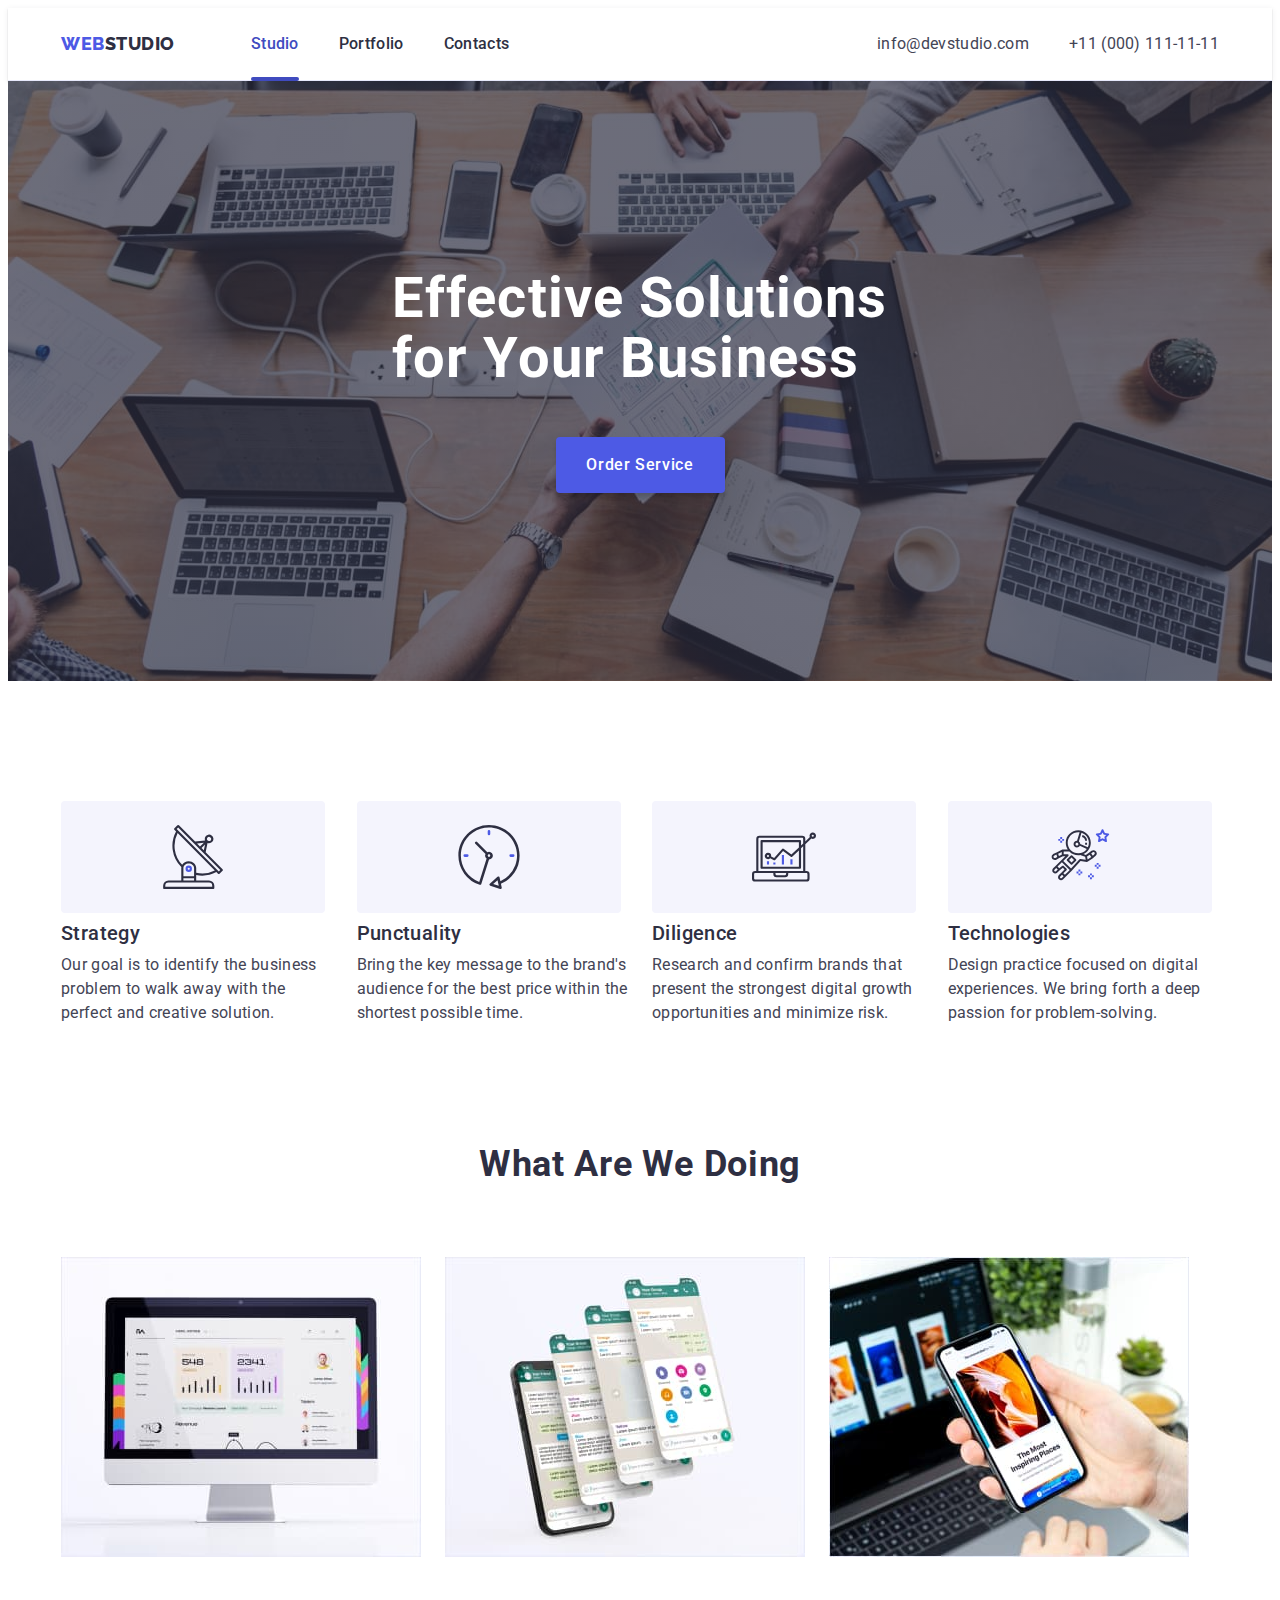
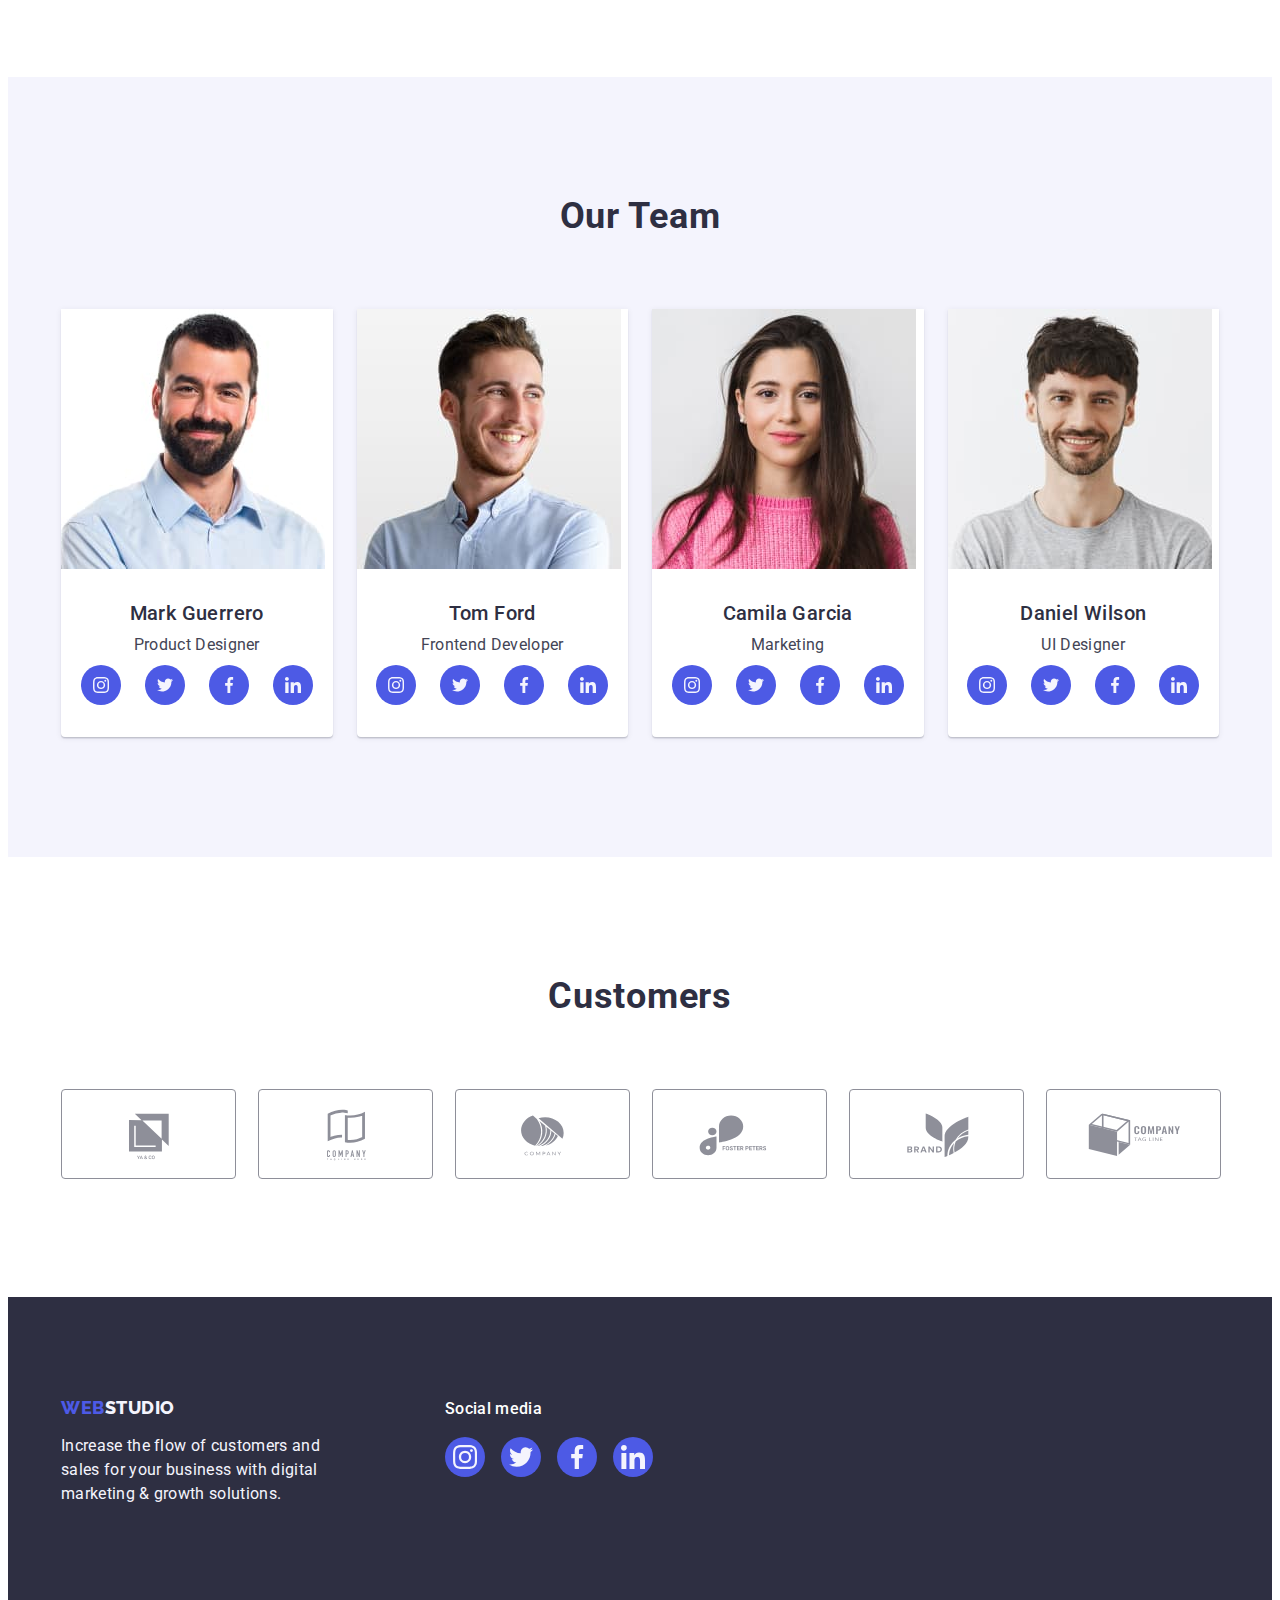
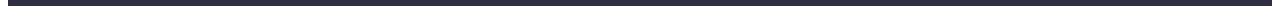
<file: index.html>
<!DOCTYPE html>
<html lang="en">
  <head>
    <meta charset="UTF-8" />
    <meta http-equiv="X-UA-Compatible" content="IE=edge" />
    <meta name="viewport" content="width=device-width, initial-scale=1.0" />
    <!-- normalize -->
    <link
      rel="stylesheet"
      href="https://cdnjs.cloudflare.com/ajax/libs/modern-normalize/2.0.0/modern-normalize.min.css"
      integrity="sha512-4xo8blKMVCiXpTaLzQSLSw3KFOVPWhm/TRtuPVc4WG6kUgjH6J03IBuG7JZPkcWMxJ5huwaBpOpnwYElP/m6wg=="
      crossorigin="anonymous"
      referrerpolicy="no-referrer"
    />
    <!-- fonts -->
    <link rel="preconnect" href="https://fonts.googleapis.com" />
    <link rel="preconnect" href="https://fonts.gstatic.com" crossorigin />
    <link
      href="https://fonts.googleapis.com/css2?family=Raleway:wght@800&family=Roboto:wght@400;500;700;900&display=swap"
      rel="stylesheet"
    />
    <!-- ---animate--- -->
    <!-- <link
      rel="stylesheet"
      href="https://cdnjs.cloudflare.com/ajax/libs/animate.css/4.1.1/animate.min.css"
    />
    <link href="https://unpkg.com/aos@2.3.1/dist/aos.css" rel="stylesheet" /> -->
    <!-- styles -->
    <link rel="stylesheet" href="./css/styles.css" />

    <title>WebStudio</title>
  </head>
  <body>
    <header class="header">
      <div class="container header-container">
        <nav class="nav-container">
          <a href="./index.html" class="logo link"
            >Web<span class="logo-secondary">Studio</span></a
          >
          <ul class="list list-container">
            <li>
              <a class="link header-nav active" href="./index.html">Studio</a>
            </li>
            <li>
              <a class="link header-nav" href="./portfolio.html">Portfolio</a>
            </li>
            <li><a class="link header-nav" href="">Contacts</a></li>
          </ul>
        </nav>
        <address class="adress-container">
          <ul class="list sub-adress-container">
            <li>
              <a class="link address" href="mailto:info@devstudio.com"
                >info@devstudio.com</a
              >
            </li>
            <li>
              <a class="link address" href="tel:+110001111111"
                >+11 (000) 111-11-11</a
              >
            </li>
          </ul>
        </address>
      </div>
    </header>
    <main>
      <!-- hero -->
      <section class="hero">
        <div class="container hero-container">
          <h1 class="hero-caption">Effective Solutions for Your Business</h1>
          <button type="button" class="button hero-button" data-modal-open>
            Order Service
          </button>
        </div>
      </section>

      <!-- ---goals--- -->
      <section class="goals-section">
        <div class="container goals-container">
          <h2 hidden class="hiden">Our goals</h2>
          <ul class="list goals-wrap">
            <li class="goal-card">
              <div class="goals-pic">
                <svg class="goal-icon" width="64" height="64">
                  <use href="./images/goals.svg#icon-antenna"></use>
                </svg>
              </div>
              <h3 class="goals-subtitle">Strategy</h3>
              <p class="goals">
                Our goal is to identify the business problem to walk away with
                the perfect and creative solution.
              </p>
            </li>
            <li class="goal-card">
              <div class="goals-pic">
                <svg class="goal-icon" width="64" height="64">
                  <use href="./images/goals.svg#icon-clock"></use>
                </svg>
              </div>
              <h3 class="goals-subtitle">Punctuality</h3>
              <p class="goals">
                Bring the key message to the brand's audience for the best price
                within the shortest possible time.
              </p>
            </li>
            <li class="goal-card">
              <div class="goals-pic">
                <svg class="goal-icon" width="64" height="64">
                  <use href="./images/goals.svg#icon-diagram"></use>
                </svg>
              </div>
              <h3 class="goals-subtitle">Diligence</h3>
              <p class="goals">
                Research and confirm brands that present the strongest digital
                growth opportunities and minimize risk.
              </p>
            </li>
            <li class="goal-card">
              <div class="goals-pic">
                <svg class="goal-icon" width="64" height="64">
                  <use href="./images/goals.svg#icon-astronaut"></use>
                </svg>
              </div>
              <h3 class="goals-subtitle">Technologies</h3>
              <p class="goals">
                Design practice focused on digital experiences. We bring forth a
                deep passion for problem-solving.
              </p>
            </li>
          </ul>
        </div>
      </section>
      <!-- ----what are we doing--- -->
      <section class="examples-list">
        <div class="container">
          <h2 class="sections-title">What are we doing</h2>
          <ul class="list examples-wrap">
            <li class="pic-example">
              <img
                class="example-picture"
                src="./images/img1.jpg"
                alt="web site on destop"
                width="360"
                height="300"
              />
            </li>
            <li class="pic-example">
              <img
                class="picture"
                src="./images/img2.jpg"
                alt="web site on phone"
                width="360"
                height="300"
              />
            </li>
            <li class="pic-example">
              <img
                class="picture"
                src="./images/img3.jpg"
                alt="laptop and phone"
                width="360"
                height="300"
              />
            </li>
          </ul>
        </div>
      </section>
      <!----our team--- -->
      <section class="our-team">
        <div class="container team-container">
          <h2 class="sections-title">Our Team</h2>
          <ul class="list team-wrap">
            <li class="team-card">
              <img
                src="./images/mark.jpg"
                alt="Mark Guerrero"
                width="264"
                height="260"
              />
              <div class="worker-container">
                <h3 class="worker-name">Mark Guerrero</h3>
                <p class="job-description">Product Designer</p>
                <ul class="worker-soc-list list">
                  <li class="worker-soc-item link">
                    <a
                      href=""
                      class="worker-soc-link link"
                      target="_blank"
                      rel="noopener noreferrer"
                    >
                      <svg class="worker-soc-icon" width="16" height="16">
                        <use href="./images/icons.svg#icon-instagram"></use>
                      </svg>
                    </a>
                  </li>
                  <li class="worker-soc-item link">
                    <a
                      href=""
                      class="worker-soc-link link"
                      target="_blank"
                      rel="noopener noreferrer"
                    >
                      <svg class="worker-soc-icon" width="16" height="16">
                        <use href="./images/icons.svg#icon-twitter"></use>
                      </svg>
                    </a>
                  </li>
                  <li class="worker-soc-item link">
                    <a
                      href="./images/icons.svg#icon-twitter"
                      class="worker-soc-link link"
                      target="_blank"
                      rel="noopener noreferrer"
                    >
                      <svg class="worker-soc-icon" width="16" height="16">
                        <use href="./images/icons.svg#icon-facebook"></use>
                      </svg>
                    </a>
                  </li>
                  <li class="worker-soc-item link">
                    <a
                      href=""
                      class="worker-soc-link link"
                      target="_blank"
                      rel="noopener noreferrer"
                    >
                      <svg class="worker-soc-icon" width="16" height="16">
                        <use href="./images/icons.svg#icon-linkedin"></use>
                      </svg>
                    </a>
                  </li>
                </ul>
              </div>
            </li>
            <li class="team-card">
              <img
                src="./images/tom.jpg"
                alt="Tom Ford"
                width="264"
                height="260"
              />
              <div class="worker-container">
                <h3 class="worker-name">Tom Ford</h3>
                <p class="job-description">Frontend Developer</p>
                <ul class="worker-soc-list list">
                  <li class="worker-soc-item link">
                    <a
                      href=""
                      class="worker-soc-link link"
                      target="_blank"
                      rel="noopener noreferrer"
                    >
                      <svg class="worker-soc-icon" width="16" height="16">
                        <use href="./images/icons.svg#icon-instagram"></use>
                      </svg>
                    </a>
                  </li>
                  <li class="worker-soc-item link">
                    <a
                      href=""
                      class="worker-soc-link link"
                      target="_blank"
                      rel="noopener noreferrer"
                    >
                      <svg class="worker-soc-icon" width="16" height="16">
                        <use href="./images/icons.svg#icon-twitter"></use>
                      </svg>
                    </a>
                  </li>
                  <li class="worker-soc-item link">
                    <a
                      href="./images/icons.svg#icon-twitter"
                      class="worker-soc-link link"
                      target="_blank"
                      rel="noopener noreferrer"
                    >
                      <svg class="worker-soc-icon" width="16" height="16">
                        <use href="./images/icons.svg#icon-facebook"></use>
                      </svg>
                    </a>
                  </li>
                  <li class="worker-soc-item link">
                    <a
                      href=""
                      class="worker-soc-link link"
                      target="_blank"
                      rel="noopener noreferrer"
                    >
                      <svg class="worker-soc-icon" width="16" height="16">
                        <use href="./images/icons.svg#icon-linkedin"></use>
                      </svg>
                    </a>
                  </li>
                </ul>
              </div>
            </li>
            <li class="team-card">
              <img
                src="./images/camila.jpg"
                alt="Camila Garcia"
                width="264"
                height="260"
              />
              <div class="worker-container">
                <h3 class="worker-name">Camila Garcia</h3>
                <p class="job-description">Marketing</p>
                <ul class="worker-soc-list list">
                  <li class="worker-soc-item link">
                    <a
                      href=""
                      class="worker-soc-link link"
                      target="_blank"
                      rel="noopener noreferrer"
                    >
                      <svg class="worker-soc-icon" width="16" height="16">
                        <use href="./images/icons.svg#icon-instagram"></use>
                      </svg>
                    </a>
                  </li>
                  <li class="worker-soc-item link">
                    <a
                      href=""
                      class="worker-soc-link link"
                      target="_blank"
                      rel="noopener noreferrer"
                    >
                      <svg class="worker-soc-icon" width="16" height="16">
                        <use href="./images/icons.svg#icon-twitter"></use>
                      </svg>
                    </a>
                  </li>
                  <li class="worker-soc-item link">
                    <a
                      href="./images/icons.svg#icon-twitter"
                      class="worker-soc-link link"
                      target="_blank"
                      rel="noopener noreferrer"
                    >
                      <svg class="worker-soc-icon" width="16" height="16">
                        <use href="./images/icons.svg#icon-facebook"></use>
                      </svg>
                    </a>
                  </li>
                  <li class="worker-soc-item link">
                    <a
                      href=""
                      class="worker-soc-link link"
                      target="_blank"
                      rel="noopener noreferrer"
                    >
                      <svg class="worker-soc-icon" width="16" height="16">
                        <use href="./images/icons.svg#icon-linkedin"></use>
                      </svg>
                    </a>
                  </li>
                </ul>
              </div>
            </li>
            <li class="team-card">
              <img
                src="./images/daniel.jpg"
                alt="Daniel Wilson"
                width="264"
                height="260"
              />
              <div class="worker-container">
                <h3 class="worker-name">Daniel Wilson</h3>
                <p class="job-description">UI Designer</p>
                <ul class="worker-soc-list list">
                  <li class="worker-soc-item link">
                    <a
                      href=""
                      class="worker-soc-link link"
                      target="_blank"
                      rel="noopener noreferrer"
                    >
                      <svg class="worker-soc-icon" width="16" height="16">
                        <use href="./images/icons.svg#icon-instagram"></use>
                      </svg>
                    </a>
                  </li>
                  <li class="worker-soc-item link">
                    <a
                      href=""
                      class="worker-soc-link link"
                      target="_blank"
                      rel="noopener noreferrer"
                    >
                      <svg class="worker-soc-icon" width="16" height="16">
                        <use href="./images/icons.svg#icon-twitter"></use>
                      </svg>
                    </a>
                  </li>
                  <li class="worker-soc-item link">
                    <a
                      href="./images/icons.svg#icon-twitter"
                      class="worker-soc-link link"
                      target="_blank"
                      rel="noopener noreferrer"
                    >
                      <svg class="worker-soc-icon" width="16" height="16">
                        <use href="./images/icons.svg#icon-facebook"></use>
                      </svg>
                    </a>
                  </li>
                  <li class="worker-soc-item link">
                    <a
                      href=""
                      class="worker-soc-link link"
                      target="_blank"
                      rel="noopener noreferrer"
                    >
                      <svg class="worker-soc-icon" width="16" height="16">
                        <use href="./images/icons.svg#icon-linkedin"></use>
                      </svg>
                    </a>
                  </li>
                </ul>
              </div>
            </li>
          </ul>
        </div>
      </section>

      <!-- CUSTOMER SECTION -->
      <section class="customers-section">
        <div class="container">
          <h2 class="sections-title">Customers</h2>
          <ul class="customer-list list">
            <li class="customer-item">
              <a href="" class="customer-link link">
                <svg class="customer-icon" width="104" height="56">
                  <use href="./images/customers.svg#icon-yaco"></use>
                </svg>
              </a>
            </li>
            <li class="customer-item">
              <a href="" class="customer-link link">
                <svg class="customer-icon" width="104" height="56">
                  <use href="./images/customers.svg#icon-company-tagline"></use>
                </svg>
              </a>
            </li>
            <li class="customer-item">
              <a href="" class="customer-link link">
                <svg class="customer-icon" width="104" height="56">
                  <use href="./images/customers.svg#icon-company"></use>
                </svg>
              </a>
            </li>
            <li class="customer-item">
              <a href="" class="customer-link link">
                <svg class="customer-icon" width="104" height="56">
                  <use href="./images/customers.svg#icon-forester-peters"></use>
                </svg>
              </a>
            </li>
            <li class="customer-item">
              <a href="" class="customer-link link">
                <svg class="customer-icon" width="104" height="56">
                  <use href="./images/customers.svg#icon-brand"></use>
                </svg>
              </a>
            </li>
            <li class="customer-item">
              <a href="" class="customer-link link">
                <svg class="customer-icon" width="104" height="56">
                  <use href="./images/customers.svg#icon-tag-line"></use>
                </svg>
              </a>
            </li>
          </ul>
        </div>
      </section>
    </main>

    <!-- FOOTER -->

    <footer class="footer">
      <div class="container footer-container footer-links">
        <div class="footer-descr">
          <a href="./index.html" class="logo link"
            >Web<span class="logo-secondary-alt">Studio</span></a
          >
          <p class="footer-text">
            Increase the flow of customers and sales for your business with
            digital marketing & growth solutions.
          </p>
        </div>
        <div>
          <p class="footer-caption">Social media</p>
          <ul class="footer-soc-list list">
            <li class="footer-soc-item link">
              <a
                href=""
                class="footer-soc-link link"
                target="_blank"
                rel="noopener noreferrer"
              >
                <svg class="worker-soc-icon" width="24" height="24">
                  <use href="./images/icons.svg#icon-instagram"></use>
                </svg>
              </a>
            </li>
            <li class="footer-soc-item link">
              <a
                href=""
                class="footer-soc-link link"
                target="_blank"
                rel="noopener noreferrer"
              >
                <svg class="worker-soc-icon" width="24" height="24">
                  <use href="./images/icons.svg#icon-twitter"></use>
                </svg>
              </a>
            </li>
            <li class="footer-soc-item link">
              <a
                href="./images/icons.svg#icon-twitter"
                class="footer-soc-link link"
                target="_blank"
                rel="noopener noreferrer"
              >
                <svg class="worker-soc-icon" width="24" height="24">
                  <use href="./images/icons.svg#icon-facebook"></use>
                </svg>
              </a>
            </li>
            <li class="footer-soc-item link">
              <a
                href=""
                class="footer-soc-link link"
                target="_blank"
                rel="noopener noreferrer"
              >
                <svg class="worker-soc-icon" width="24" height="24">
                  <use href="./images/icons.svg#icon-linkedin"></use>
                </svg>
              </a>
            </li>
          </ul>
        </div>
      </div>
    </footer>

    <!-- ======modal======== -->

    <div class="backdrop is-hidden" data-modal>
      <div class="modal">
        <button type="button" class="button modal-close" data-modal-close>
          <svg class="modal-close-icon" width="8" height="8">
            <use href="./images/icons.svg#icon-close-black"></use>
          </svg>
        </button>
      </div>
    </div>
    <script src="https://unpkg.com/aos@2.3.1/dist/aos.js"></script>
    <script>
      AOS.init();
    </script>
    <script src="./js/modal.js"></script>
  </body>
</html>
</file>
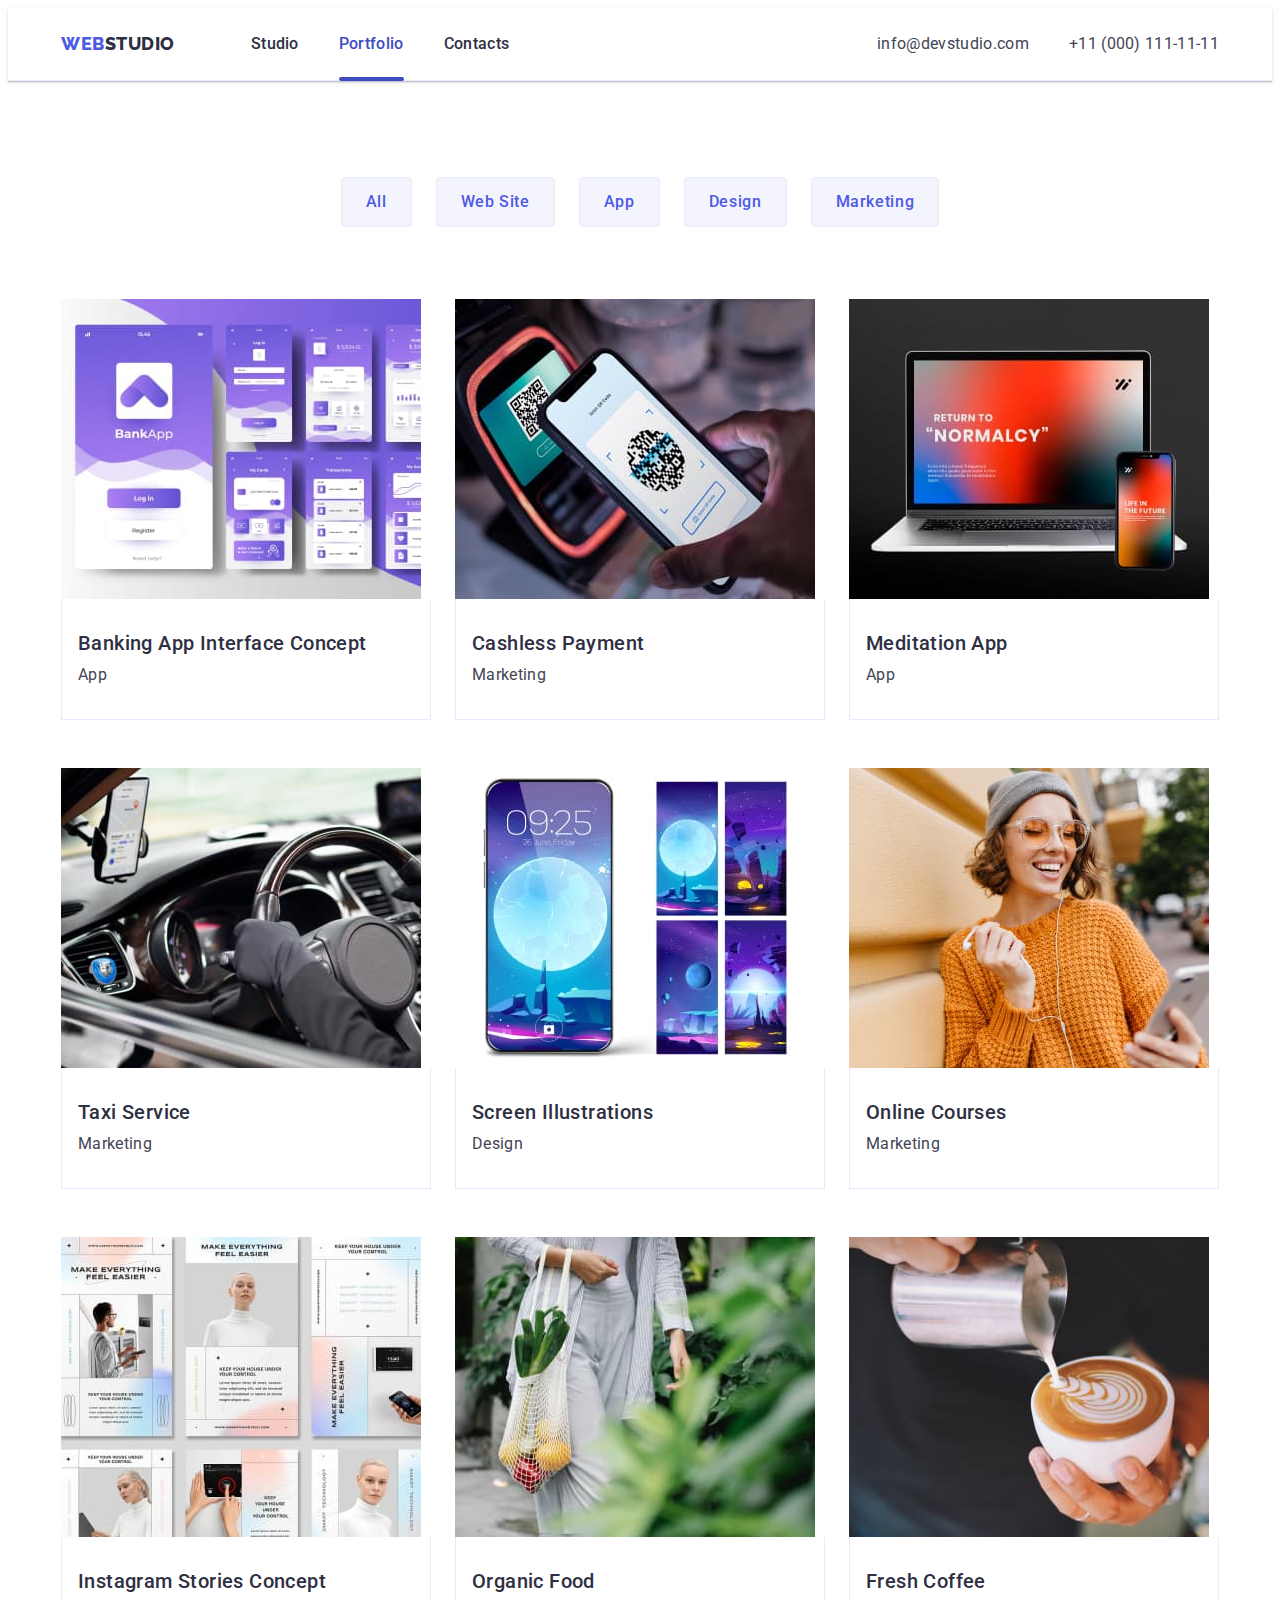
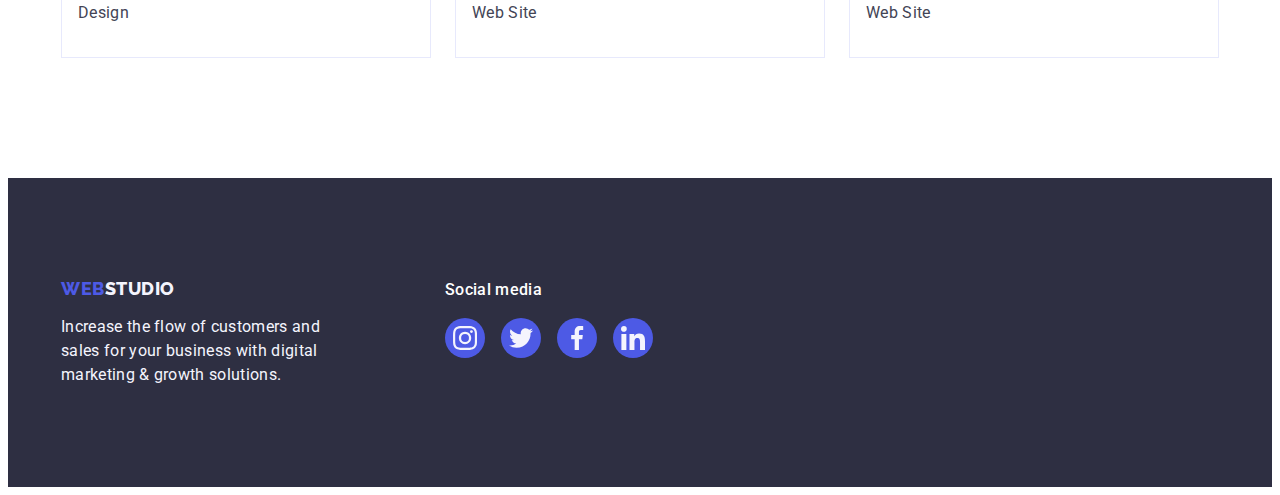
<file: portfolio.html>
<!DOCTYPE html>
<html lang="en">
  <head>
    <meta charset="UTF-8" />
    <meta http-equiv="X-UA-Compatible" content="IE=edge" />
    <meta name="viewport" content="width=device-width, initial-scale=1.0" />
    <!-- normalize -->
    <link
      rel="stylesheet"
      href="https://cdnjs.cloudflare.com/ajax/libs/modern-normalize/2.0.0/modern-normalize.min.css"
      integrity="sha512-4xo8blKMVCiXpTaLzQSLSw3KFOVPWhm/TRtuPVc4WG6kUgjH6J03IBuG7JZPkcWMxJ5huwaBpOpnwYElP/m6wg=="
      crossorigin="anonymous"
      referrerpolicy="no-referrer"
    />
    <!-- fonts -->
    <link rel="preconnect" href="https://fonts.googleapis.com" />
    <link rel="preconnect" href="https://fonts.gstatic.com" crossorigin />
    <link
      href="https://fonts.googleapis.com/css2?family=Raleway:wght@800&family=Roboto:wght@400;500;700;900&display=swap"
      rel="stylesheet"
    />
    <!-- ---animate--- -->
    <!-- <link
      rel="stylesheet"
      href="https://cdnjs.cloudflare.com/ajax/libs/animate.css/4.1.1/animate.min.css"
    />
    <link href="https://unpkg.com/aos@2.3.1/dist/aos.css" rel="stylesheet" /> -->
    <!-- styles -->
    <link rel="stylesheet" href="./css/styles.css" />
    <title>WebStudio</title>
  </head>
  <body>
    <header class="header">
      <div class="container header-container">
        <nav class="nav-container">
          <a href="./index.html" class="logo link"
            >Web<span class="logo-secondary">Studio</span></a
          >
          <ul class="list list-container">
            <li><a class="link header-nav" href="./index.html">Studio</a></li>
            <li>
              <a class="link header-nav active" href="./portfolio.html"
                >Portfolio</a
              >
            </li>
            <li><a class="link header-nav" href="">Contacts</a></li>
          </ul>
        </nav>
        <address class="adress-container">
          <ul class="list sub-adress-container">
            <li>
              <a class="link address" href="mailto:info@devstudio.com"
                >info@devstudio.com</a
              >
            </li>
            <li>
              <a class="link address" href="tel:+110001111111"
                >+11 (000) 111-11-11</a
              >
            </li>
          </ul>
        </address>
      </div>
    </header>
    <main>
      <section class="portfolio">
        <div class="container">
          <!-- filter buttons -->
          <h1 hidden>projects examples</h1>
          <ul class="list filter-wrap">
            <li>
              <button type="button" class="button portfolio-button">All</button>
            </li>
            <li>
              <button type="button" class="button portfolio-button">
                Web Site
              </button>
            </li>
            <li>
              <button type="button" class="button portfolio-button">App</button>
            </li>
            <li>
              <button type="button" class="button portfolio-button">
                Design
              </button>
            </li>
            <li>
              <button type="button" class="button portfolio-button">
                Marketing
              </button>
            </li>
          </ul>
          <!-- works examples -->
          <ul class="list portf-examples-wrap">
            <li class="portf-examples">
              <a href="" class="link example-link">
                <div class="example-cover-wrap">
                  <img
                    class="portfolio-pic"
                    src="./images/banking-app.jpg"
                    alt="applecation interface"
                    width="360"
                    height="300"
                  />
                  <p class="example-cover-text">
                    14 Stylish and User-Friendly App Design Concepts · Task
                    Manager App · Calorie Tracker App · Exotic Fruit Ecommerce
                    App · Cloud Storage App
                  </p>
                </div>
                <div class="port-example-block">
                  <h2 class="example-title">Banking App Interface Concept</h2>
                  <p class="example-description">App</p>
                </div></a
              >
            </li>
            <li class="portf-examples">
              <a href="" class="link example-link">
                <div class="example-cover-wrap">
                  <img
                    class="portfolio-pic"
                    src="./images/cashless-pay.jpg"
                    alt="apple-pay"
                    width="360"
                    height="300"
                  />
                  <p class="example-cover-text">
                    14 Stylish and User-Friendly App Design Concepts · Task
                    Manager App · Calorie Tracker App · Exotic Fruit Ecommerce
                    App · Cloud Storage App
                  </p>
                </div>
                <div class="port-example-block">
                  <h2 class="example-title">Cashless Payment</h2>
                  <p class="example-description">Marketing</p>
                </div></a
              >
            </li>
            <li class="portf-examples">
              <a href="" class="link example-link">
                <div class="example-cover-wrap">
                  <img
                    class="portfolio-pic"
                    src="./images/meditation-app.jpg"
                    alt="web site on destop"
                    width="360"
                    height="300"
                  />
                  <p class="example-cover-text">
                    14 Stylish and User-Friendly App Design Concepts · Task
                    Manager App · Calorie Tracker App · Exotic Fruit Ecommerce
                    App · Cloud Storage App
                  </p>
                </div>
                <div class="port-example-block">
                  <h2 class="example-title">Meditation App</h2>
                  <p class="example-description">App</p>
                </div>
              </a>
            </li>
            <li class="portf-examples">
              <a href="" class="link example-link">
                <div class="example-cover-wrap">
                  <img
                    class="portfolio-pic"
                    src="./images/taxi-service.jpg"
                    alt="drive wheel"
                    width="360"
                    height="300"
                  />
                  <p class="example-cover-text">
                    14 Stylish and User-Friendly App Design Concepts · Task
                    Manager App · Calorie Tracker App · Exotic Fruit Ecommerce
                    App · Cloud Storage App
                  </p>
                </div>
                <div class="port-example-block">
                  <h2 class="example-title">Taxi Service</h2>
                  <p class="example-description">Marketing</p>
                </div></a
              >
            </li>
            <li class="portf-examples">
              <a href="" class="link example-link">
                <div class="example-cover-wrap">
                  <img
                    class="portfolio-pic"
                    src="./images/screen-illustrations.jpg"
                    alt="wallpers on phone"
                    width="360"
                    height="300"
                  />
                  <p class="example-cover-text">
                    14 Stylish and User-Friendly App Design Concepts · Task
                    Manager App · Calorie Tracker App · Exotic Fruit Ecommerce
                    App · Cloud Storage App
                  </p>
                </div>
                <div class="port-example-block">
                  <h2 class="example-title">Screen Illustrations</h2>
                  <p class="example-description">Design</p>
                </div>
              </a>
            </li>
            <li class="portf-examples">
              <a href="" class="link example-link">
                <div class="example-cover-wrap">
                  <img
                    class="portfolio-pic"
                    src="./images/online-courses.jpg"
                    alt="happy women"
                    width="360"
                    height="300"
                  />
                  <p class="example-cover-text">
                    14 Stylish and User-Friendly App Design Concepts · Task
                    Manager App · Calorie Tracker App · Exotic Fruit Ecommerce
                    App · Cloud Storage App
                  </p>
                </div>
                <div class="port-example-block">
                  <h2 class="example-title">Online Courses</h2>
                  <p class="example-description">Marketing</p>
                </div></a
              >
            </li>
            <li class="portf-examples">
              <a href="" class="link example-link">
                <div class="example-cover-wrap">
                  <img
                    class="portfolio-pic"
                    src="./images/insta-stories.jpg"
                    alt="set of photos"
                    width="360"
                    height="300"
                  />
                  <p class="example-cover-text">
                    14 Stylish and User-Friendly App Design Concepts · Task
                    Manager App · Calorie Tracker App · Exotic Fruit Ecommerce
                    App · Cloud Storage App
                  </p>
                </div>
                <div class="port-example-block">
                  <h2 class="example-title">Instagram Stories Concept</h2>
                  <p class="example-description">Design</p>
                </div></a
              >
            </li>
            <li class="portf-examples">
              <a href="" class="link example-link">
                <div class="example-cover-wrap">
                  <img
                    class="portfolio-pic"
                    src="./images/organic-food.jpg"
                    alt="vegetables"
                    width="360"
                    height="300"
                  />
                  <p class="example-cover-text">
                    14 Stylish and User-Friendly App Design Concepts · Task
                    Manager App · Calorie Tracker App · Exotic Fruit Ecommerce
                    App · Cloud Storage App
                  </p>
                </div>
                <div class="port-example-block">
                  <h2 class="example-title">Organic Food</h2>
                  <p class="example-description">Web Site</p>
                </div></a
              >
            </li>
            <li class="portf-examples">
              <a href="" class="link example-link">
                <div class="example-cover-wrap">
                  <img
                    class="portfolio-pic"
                    src="./images/fresh-coffee.jpg"
                    alt="cup of coffee"
                    width="360"
                    height="300"
                  />
                  <p class="example-cover-text">
                    14 Stylish and User-Friendly App Design Concepts · Task
                    Manager App · Calorie Tracker App · Exotic Fruit Ecommerce
                    App · Cloud Storage App
                  </p>
                </div>
                <div class="port-example-block">
                  <h2 class="example-title">Fresh Coffee</h2>
                  <p class="example-description">Web Site</p>
                </div></a
              >
            </li>
          </ul>
        </div>
      </section>
    </main>
    <footer class="footer">
      <div class="container footer-container footer-links">
        <div class="footer-descr">
          <a href="./index.html" class="logo link"
            >Web<span class="logo-secondary-alt">Studio</span></a
          >
          <p class="footer-text">
            Increase the flow of customers and sales for your business with
            digital marketing & growth solutions.
          </p>
        </div>
        <div>
          <p class="footer-caption">Social media</p>
          <ul class="footer-soc-list list">
            <li class="footer-soc-item link">
              <a
                href=""
                class="footer-soc-link link"
                target="_blank"
                rel="noopener noreferrer"
              >
                <svg class="worker-soc-icon" width="24" height="24">
                  <use href="./images/icons.svg#icon-instagram"></use>
                </svg>
              </a>
            </li>
            <li class="footer-soc-item link">
              <a
                href=""
                class="footer-soc-link link"
                target="_blank"
                rel="noopener noreferrer"
              >
                <svg class="worker-soc-icon" width="24" height="24">
                  <use href="./images/icons.svg#icon-twitter"></use>
                </svg>
              </a>
            </li>
            <li class="footer-soc-item link">
              <a
                href="./images/icons.svg#icon-twitter"
                class="footer-soc-link link"
                target="_blank"
                rel="noopener noreferrer"
              >
                <svg class="worker-soc-icon" width="24" height="24">
                  <use href="./images/icons.svg#icon-facebook"></use>
                </svg>
              </a>
            </li>
            <li class="footer-soc-item link">
              <a
                href=""
                class="footer-soc-link link"
                target="_blank"
                rel="noopener noreferrer"
              >
                <svg class="worker-soc-icon" width="24" height="24">
                  <use href="./images/icons.svg#icon-linkedin"></use>
                </svg>
              </a>
            </li>
          </ul>
        </div>
      </div>
    </footer>
  </body>
</html>
</file>
<file: css/styles.css>
/* pallete */
/* iris rgba(77, 90, 229, 1) links colors*/
/* ocean rgba(64, 75, 191, 1) */
/* NAVY BLUE rgba(46, 47, 66, 1) overlay color*/
/* SLATE rgba(67, 68, 85, 1) body text color*/
/* cloud-color rgba(244, 244, 253, 1) */

/* *,
*::before,
*::after {
  box-sizing: border-box;
} */

p,
h1,
h2,
h3,
h4,
h5,
h6 {
  margin: 0;
}

ul,
ol {
  margin: 0;
  padding: 0;
}

img {
  display: block;
}

:root {
  --primary-text-color: #434455;
  --secondary-color: #ffffff;
  --navy-blue: #2e2f42;
  --links-text-color: #4d5ae5;
  --cloud-color: #f4f4fd;
  --ocean: #404bbf;
  --border-color: #e7e9fc;
  --light-slate: #8e8f99;
}

.list {
  list-style: none;
}

body {
  color: var(--primary-text-color);
  font-family: "Roboto", sans-serif;
  background-color: var(--secondary-color);
}

.container {
  max-width: 1158px;
  padding-left: 15px;
  padding-right: 15px;
  margin: 0 auto;
  /* outline: 2px solid red; */
}

/* ----------HEADER--------- */
.header-container {
  display: flex;
  align-items: center;
}

.nav-container {
  display: flex;
  align-items: center;
}

.list-container {
  display: flex;
  align-items: center;
  gap: 40px;
}

.adress-container {
  margin-left: auto;
}

.sub-adress-container {
  display: flex;
  align-items: center;
  gap: 40px;
}

.header {
  font-size: 16px;
  line-height: 1.5;
  border-bottom: 1px solid #e7e9fc;
  box-shadow: 0px 2px 1px rgba(46, 47, 66, 0.08),
    0px 1px 1px rgba(46, 47, 66, 0.16), 0px 1px 6px rgba(46, 47, 66, 0.08);
}

.logo {
  font-family: "Raleway", sans-serif;
  font-weight: 800;
  font-size: 18px;
  line-height: 1.17;
  color: var(--links-text-color);
  letter-spacing: 0.03em;
  text-decoration: none;
  text-transform: uppercase;
  /* margin-right: 76px; */
}
.header .logo {
  margin-right: 76px;
}

.logo-secondary {
  color: var(--navy-blue);
}

.logo-secondary-alt {
  color: var(--cloud-color);
}

.header-nav {
  font-family: inherit;
  font-weight: 500;
  letter-spacing: 0.02em;
  color: var(--navy-blue);
  font-style: normal;
  display: block;
  padding-top: 24px;
  padding-bottom: 24px;
}
.list-container {
}

.address {
  font-family: inherit;
  font-weight: 400;
  font-style: normal;
  letter-spacing: 0.02em;
  color: var(--primary-text-color);
  transition: color 250ms cubic-bezier(0.4, 0, 0.2, 1);
}

.link {
  text-decoration: none;
}

.link:hover,
.link:focus {
  color: var(--ocean);
  transition-duration: 300ms;
  transition-timing-function: cubic-bezier(0.4, 0, 0.2, 1);
}

.active {
  position: relative;
  color: var(--ocean);
  transition: color 250ms cubic-bezier(0.4, 0, 0.2, 1);
}

.active::after {
  content: "";
  width: 100%;
  height: 4px;
  border-radius: 2px;
  background-color: var(--ocean);
  display: block;
  position: absolute;
  bottom: -1px;
  left: 0;
}

/* ----------HERO1--------- */
.hero {
  background-image: linear-gradient(#2e2f42b3, #2e2f42b3),
    url(../images/office-image.jpg);
  background-repeat: no-repeat;
  background-position: center;
  max-width: 1440px;
  background-size: cover;
  margin-left: auto;
  margin-right: auto;

  /* background-color: var(--navy-blue); */
  padding-top: 188px;
  padding-bottom: 188px;
}

.hero-container {
}

.hero-caption {
  font-family: "Roboto";
  font-size: 56px;
  line-height: 1.07;
  letter-spacing: 0.02em;
  color: var(--secondary-color);
  display: block;
  max-width: 496px;
  margin-left: auto;
  margin-right: auto;
  margin-bottom: 48px;
}

/* ----------buttons--------- */
.button {
  font-family: "Roboto", sans-serif;
  font-weight: 500;
  font-size: 16px;
  line-height: 1.5;
  letter-spacing: 0.04em;
  cursor: pointer;
  border-radius: 4px;
  border: none;
  transition: color 250ms cubic-bezier(0.4, 0, 0.2, 1);
}

.button:hover,
.button:focus {
  background-color: var(--ocean);
  color: var(--secondary-color);
  border: 1px solid transparent;
  transition-duration: 300ms;
  transition-timing-function: cubic-bezier(0.4, 0, 0.2, 1);
}

/* ----------button hero 1--------- */
.hero-button {
  color: var(--secondary-color);
  background-color: var(--links-text-color);
  display: block;
  margin: auto;
  min-width: 169px;
  height: 56px;
  box-shadow: 0px 4px 4px rgba(0, 0, 0, 0.15);
  transition: background-color 250ms cubic-bezier(0.4, 0, 0.2, 1);
}

/* --------buttons portfolio------- */
.portfolio-button {
  background-color: var(--cloud-color);
  color: var(--links-text-color);
  padding: 12px 24px 12px 24px;
  border: 1px solid var(--border-color);
  transition: color 250ms cubic-bezier(0.4, 0, 0.2, 1),
    background-color 250ms cubic-bezier(0.4, 0, 0.2, 1),
    border-color 250ms cubic-bezier(0.4, 0, 0.2, 1),
    box-shadow 250ms cubic-bezier(0.4, 0, 0.2, 1);
}

.portfolio-button:hover,
.portfolio-button:focus {
  box-shadow: 0px 3px 1px rgba(0, 0, 0, 0.1), 0px 2px 1px rgba(0, 0, 0, 0.08),
    0px 2px 2px rgba(0, 0, 0, 0.12);
  transition-duration: 300ms;
  transition: cubic-bezier(0.4, 0, 0.2, 1);
}

/* ----------GOALS 2--------- */

.goals-section {
  padding: 120px 0;
}

.goals-wrap {
  display: flex;
  align-items: center;
  gap: 24px;
}

.goals {
  font-size: 16px;
  line-height: 1.5;
  letter-spacing: 0.02em;
}

.goal-card {
  width: calc((100% - 72px) / 4);
}
.goals-subtitle {
  font-weight: 500;
  font-size: 20px;
  line-height: 1.2;
  letter-spacing: 0.02em;
  color: var(--navy-blue);
  margin-bottom: 8px;
}

.goals-pic {
  display: block;
  display: flex;
  align-items: center;
  justify-content: center;
  width: 264px;
  height: 112px;
  border-radius: 4px;
  background-color: var(--cloud-color);
  margin-bottom: 8px;
}

/* -------WHAT ARE WE DOING 3------ */
.examples-list {
  padding-bottom: 120px;
}

.example-picture {
}

.pic-example {
  width: calc((100% -48) / 3);
}

.examples-wrap {
  display: flex;
  gap: 24px;
}

.sections-title {
  font-size: 36px;
  line-height: 1.11;
  text-align: center;
  letter-spacing: 0.02em;
  text-transform: capitalize;
  color: var(--navy-blue);
  margin-bottom: 72px;
}

.hidden {
  position: absolute;
  white-space: nowrap;
  width: 1px;
  height: 1px;
  overflow: hidden;
  border: 0;
  padding: 0;
  clip: rect(0 0 0 0);
  clip-path: inset(50%);
  margin: -1px;
}

/* ----------OUR TEAM 4--------- */
.our-team {
  padding-top: 120px;
  padding-bottom: 120px;
}

.team-wrap {
  display: flex;
  align-items: center;
  gap: 24px;
}

.team-container {
}

.worker-container {
  padding: 32px 16px;
}

.our-team {
  background-color: var(--cloud-color);
  text-align: center;
  letter-spacing: 0.02em;
}

.team-card {
  background-color: var(--secondary-color);
  box-shadow: 0px 1px 6px rgba(46, 47, 66, 0.08),
    0px 1px 1px rgba(46, 47, 66, 0.16), 0px 2px 1px rgba(46, 47, 66, 0.08);
  border-radius: 0px 0px 4px 4px;
  width: calc((100% - 72px) / 4);
}

.worker-name {
  color: var(--navy-blue);
  font-weight: 500;
  font-size: 20px;
  line-height: 1.2;
  letter-spacing: 0.02em;
  margin-bottom: 8px;
}

.job-description {
  font-size: 16px;
  line-height: 1.5;
  margin-bottom: 8px;
}

.worker-soc-list {
  display: flex;
  justify-content: center;
  gap: 24px;
}

.worker-soc-item {
  display: block;
  width: 40px;
  height: 40px;
}

.worker-soc-link {
  width: 100%;
  height: 100%;
  background-color: var(--links-text-color);
  border-radius: 50%;
  display: block;
  display: flex;
  align-items: center;
  justify-content: center;
  fill: var(--cloud-color);
  transition: background-color 250ms cubic-bezier(0.4, 0, 0.2, 1);
}

.worker-soc-link:hover,
.worker-soc-link:focus {
  background-color: var(--ocean);
  transition-duration: 300ms;
  transition: color 250ms cubic-bezier(0.4, 0, 0.2, 1);
}
/* CUSTOMERS 5 */

.customers-section {
  padding-top: 120px;
  padding-bottom: 120px;
}

.customer-list {
  display: flex;
  gap: 24px;
}

.customer-item {
  width: calc((100% - 120px) / 6);
  height: 88px;
}
.customer-link {
  width: 100%;
  height: 100%;
  border: 1px solid var(--light-slate);
  border-radius: 4px;
  display: flex;
  align-items: center;
  justify-content: center;
  color: var(--light-slate);
  transition: border-color 250ms cubic-bezier(0.4, 0, 0.2, 1),
    color 250ms cubic-bezier(0.4, 0, 0.2, 1);
}

.customer-icon {
  width: 100px;
  height: 60px;
  fill: currentColor;
}

.customer-link:hover,
.customer-link:focus {
  border-color: var(--ocean);
  color: var(--ocean);
  transition-duration: 300ms;
  transition-timing-function: cubic-bezier(0.4, 0, 0.2, 1);
}

/* ----------FOOTER--------- */

.footer-container {
}

.footer {
  font-size: 16px;
  line-height: 1.5;
  letter-spacing: 0.02em;
  background-color: var(--navy-blue);
  color: var(--cloud-color);
  padding-top: 100px;
  padding-bottom: 100px;
}

.footer .logo {
  display: inline-block;
  margin-bottom: 16px;
}

.footer-text {
  display: block;
  width: 264px;
  /* margin-top: 16px; */
}

.footer-links {
  display: flex;
  align-items: baseline;
}

.footer-soc-list {
  display: flex;
  justify-content: center;
  gap: 16px;
}

.footer-caption {
  margin-bottom: 8px;
  font-weight: 500;
  font-size: 16px;
  line-height: 1.5;
  letter-spacing: 0.02em;
  margin-bottom: 16px;
  color: var(--secondary-color);
}

.footer-soc-item {
  display: block;
  width: 40px;
  height: 40px;
}

.footer-soc-link {
  width: 100%;
  height: 100%;
  background-color: var(--links-text-color);
  border-radius: 50%;
  display: block;
  display: flex;
  align-items: center;
  justify-content: center;
  fill: var(--cloud-color);
  transition: background-color 250ms cubic-bezier(0.4, 0, 0.2, 1);
}

.footer-soc-link:hover,
.footer-soc-link:focus {
  background-color: #31d0aa;
  transition-duration: 300ms;
  transition-timing-function: cubic-bezier(0.4, 0, 0.2, 1);
}

.footer-descr {
  margin-right: 120px;
}

/* ------PAGE 2----- */

/* PROJECTS EXAMPLE */

.portfolio {
  padding: 96px 0 120px;
}

.filter-wrap {
  display: flex;
  flex-wrap: wrap;
  gap: 24px;
  justify-content: center;
  margin-bottom: 72px;
}

.portf-examples-wrap {
  display: flex;
  flex-wrap: wrap;
  row-gap: 48px;
  column-gap: 24px;
  transition: box-shadow 250ms cubic-bezier(0.4, 0, 0.2, 1);
}

.portf-examples {
  /* border: 1px solid #e7e9fc; */
  /* display: inline-block; */
  /* padding-bottom: 32px; */
  width: calc((100% - 48px) / 3);
  transition: box-shadow 250ms cubic-bezier(0.4, 0, 0.2, 1);
}

.example-title {
  font-family: inherit;
  font-style: normal;
  font-weight: 500;
  font-size: 20px;
  line-height: 1.2;
  letter-spacing: 0.02em;
  color: var(--navy-blue);
  margin-bottom: 8px;
  /* margin-top: 32px; */
}

.example-description {
  font-family: inherit;
  font-size: 16px;
  line-height: 1.5;
  letter-spacing: 0.02em;
  color: var(--primary-text-color);
}

.portfolio-pic {
  display: block;
}

.port-example-block {
  padding: 32px 16px;
  border: 1px solid var(--border-color);
  border-top: none;
}

.example-link {
  display: block;
  transition: box-shadow 250ms cubic-bezier(0.4, 0, 0.2, 1);
}

.example-link:hover,
.example-link:focus {
  box-shadow: 0px 1px 6px rgba(46, 47, 66, 0.08),
    0px 1px 1px rgba(46, 47, 66, 0.16), 0px 2px 1px rgba(46, 47, 66, 0.08);
  transition-duration: 300ms;
  transition-timing-function: cubic-bezier(0.4, 0, 0.2, 1);
}

.example-cover-text {
  position: absolute;
  top: 0;
  font-size: 16px;
  line-height: 1.5;
  letter-spacing: 0.02em;
  color: var(--cloud-color);
  padding: 40px 32px;
  background-color: var(--links-text-color);
  height: 100%;
  transform: translateY(100%);
  /* transition: transform 300ms linear; */
  transition: transform 250ms cubic-bezier(0.4, 0, 0.2, 1);
}

.example-cover-wrap {
  position: relative;
  overflow: hidden;
}

/* .portf-examples:hover .example-cover-text,
.portf-examples:focus .example-cover-text {
  transform: translateY(0%);
} */

.example-link:hover .example-cover-text,
.example-link:focus .example-cover-text {
  transform: translateY(0%);
}

/* =========modal======== */
.backdrop {
  position: fixed;
  width: 100%;
  height: 100%;
  background-color: rgba(46, 47, 66, 0.4);
  top: 0;
  /* transition: opacity 300ms linear, visibility 300ms linear; */
  transition: opacity 250ms cubic-bezier(0.4, 0, 0.2, 1),
    visibility 250ms cubic-bezier(0.4, 0, 0.2, 1);
}

.modal {
  position: absolute;
  top: 50%;
  left: 50%;
  transform: translate(-50%, -50%) scale(1);
  transition: transform 250ms cubic-bezier(0.4, 0, 0.2, 1);
  width: 408px;
  min-height: 584px;
  border-radius: 4px;
  padding: 30px;
  background: #fcfcfc;
  box-shadow: 0px 1px 1px rgba(0, 0, 0, 0.14), 0px 1px 3px rgba(0, 0, 0, 0.12),
    0px 2px 1px rgba(0, 0, 0, 0.2);
  /* background-color: rgba(46, 47, 66, 0.4); */
}

.backdrop.is-hidden .modal {
  transform: translate(-50%, -50%) scaleY(0);
}

.modal-close {
  width: 24px;
  height: 24px;
  border-radius: 50%;
  margin-left: auto;
  display: flex;
  align-items: center;
  justify-content: center;
  background: var(--border-color);
  border: 1px solid rgba(0, 0, 0, 0.1);
  transition: background-color 250ms cubic-bezier(0.4, 0, 0.2, 1),
    border 250ms cubic-bezier(0.4, 0, 0.2, 1);
  position: absolute;
  top: 24px;
  right: 24px;
  padding: 0;
}

.modal-close:hover,
.modal-close:focus {
  border: none;
}

.modal-close-icon {
  fill: var(--navy-blue);
  transition: fill 250ms cubic-bezier(0.4, 0, 0.2, 1);
}

.modal-close:hover .modal-close-icon,
.modal-close:focus .modal-close-icon {
  fill: var(--secondary-color);
}

.is-hidden {
  visibility: hidden;
  opacity: 0;
  pointer-events: none;
}
</file>
